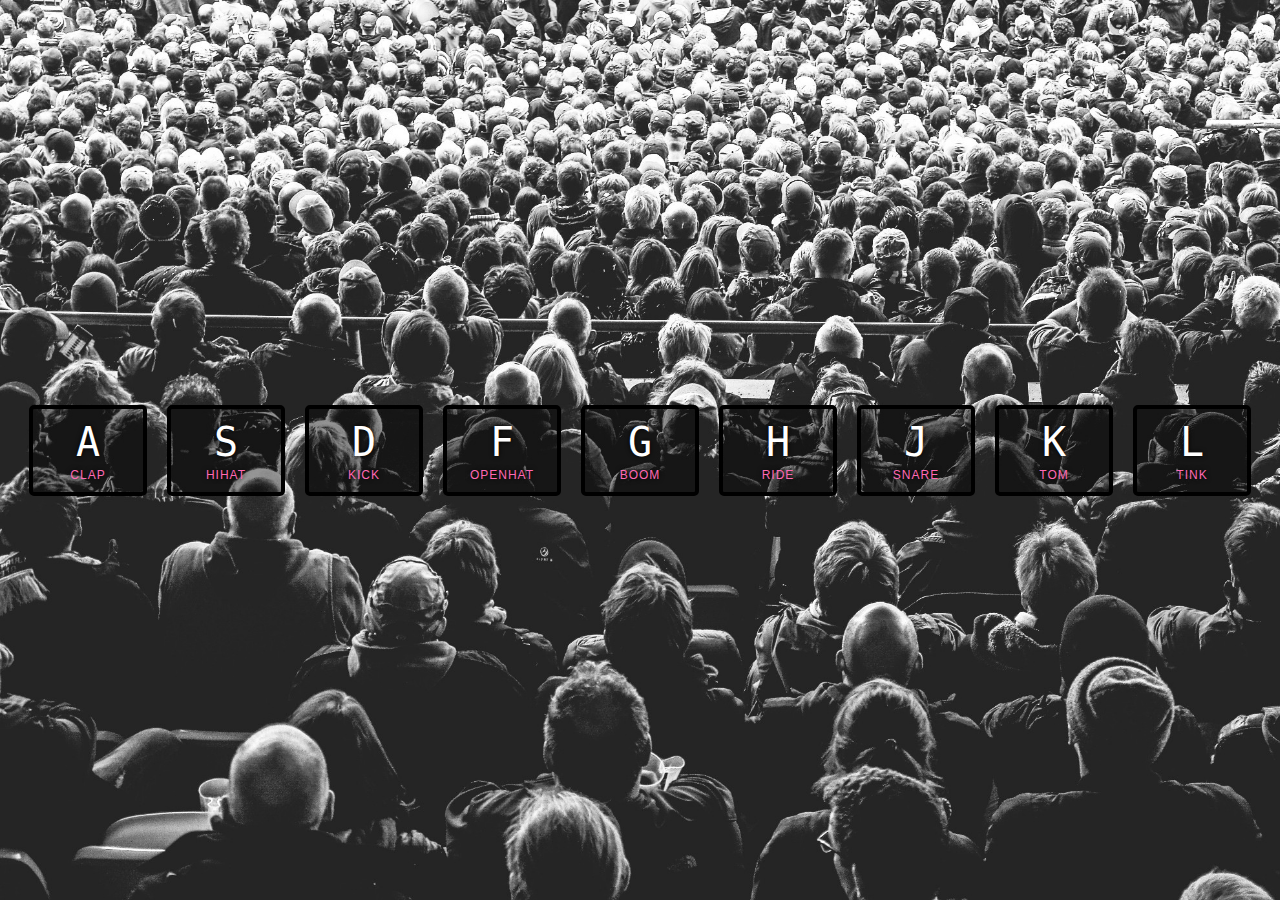
<file: 01 - JavaScript Drum Kit/index.html>
<!DOCTYPE html>
<html lang="en">
  <head>
    <meta charset="UTF-8" />
    <meta name="viewport" content="width=device-width, initial-scale=1.0" />
    <meta http-equiv="X-UA-Compatible" content="ie=edge" />
    <title>JavaScript Drum Kit</title>
    <link rel="stylesheet" href="style.css" />
  </head>
  <body>
    <div class="keys">
      <div data-key="65" class="key">
        <kbd>A</kbd>
        <span class="sound">clap</span>
      </div>
      <div data-key="83" class="key">
        <kbd>S</kbd>
        <span class="sound">hihat</span>
      </div>
      <div data-key="68" class="key">
        <kbd>D</kbd>
        <span class="sound">kick</span>
      </div>
      <div data-key="70" class="key">
        <kbd>F</kbd>
        <span class="sound">openhat</span>
      </div>
      <div data-key="71" class="key">
        <kbd>G</kbd>
        <span class="sound">boom</span>
      </div>
      <div data-key="72" class="key">
        <kbd>H</kbd>
        <span class="sound">ride</span>
      </div>
      <div data-key="74" class="key">
        <kbd>J</kbd>
        <span class="sound">snare</span>
      </div>
      <div data-key="75" class="key">
        <kbd>K</kbd>
        <span class="sound">tom</span>
      </div>
      <div data-key="76" class="key">
        <kbd>L</kbd>
        <span class="sound">tink</span>
      </div>
    </div>
    <!-- add audio to each of the kdb -->
    <audio data-key="65" src="sounds/clap.wav"></audio>
    <audio data-key="83" src="sounds/hihat.wav"></audio>
    <audio data-key="68" src="sounds/kick.wav"></audio>
    <audio data-key="70" src="sounds/openhat.wav"></audio>
    <audio data-key="71" src="sounds/boom.wav"></audio>
    <audio data-key="72" src="sounds/ride.wav"></audio>
    <audio data-key="74" src="sounds/snare.wav"></audio>
    <audio data-key="75" src="sounds/tom.wav"></audio>
    <audio data-key="76" src="sounds/tink.wav"></audio>
    <!-- add events to the kdb -->
    <script>
      // function to play sound when keydown and adds class 'playing'
      function playSound(e) {
        const audio = document.querySelector(`audio[data-key="${e.keyCode}"]`);
        const key = document.querySelector(`.key[data-key="${e.keyCode}"]`);
        if (!audio) return; // stops the function from running
        audio.currentTime = 0; // indicates the position for the playback
        audio.play();
        key.classList.add("playing");
      }

      // function to remove the class 'playing'
      function removeTransition(e) {
        if (e.propertyName != "transform") return; // skips it
        console.log(this.classList.remove("playing"));
      }

      // selects all keys and removes the class 'playing' from each key
      const keys = document.querySelectorAll(".key");
      keys.forEach(key =>
        key.addEventListener("transitionend", removeTransition)
      );

      // DOM event to play sound when keydown and runs function
      window.addEventListener("keydown", playSound);
    </script>
  </body>
</html>
</file>
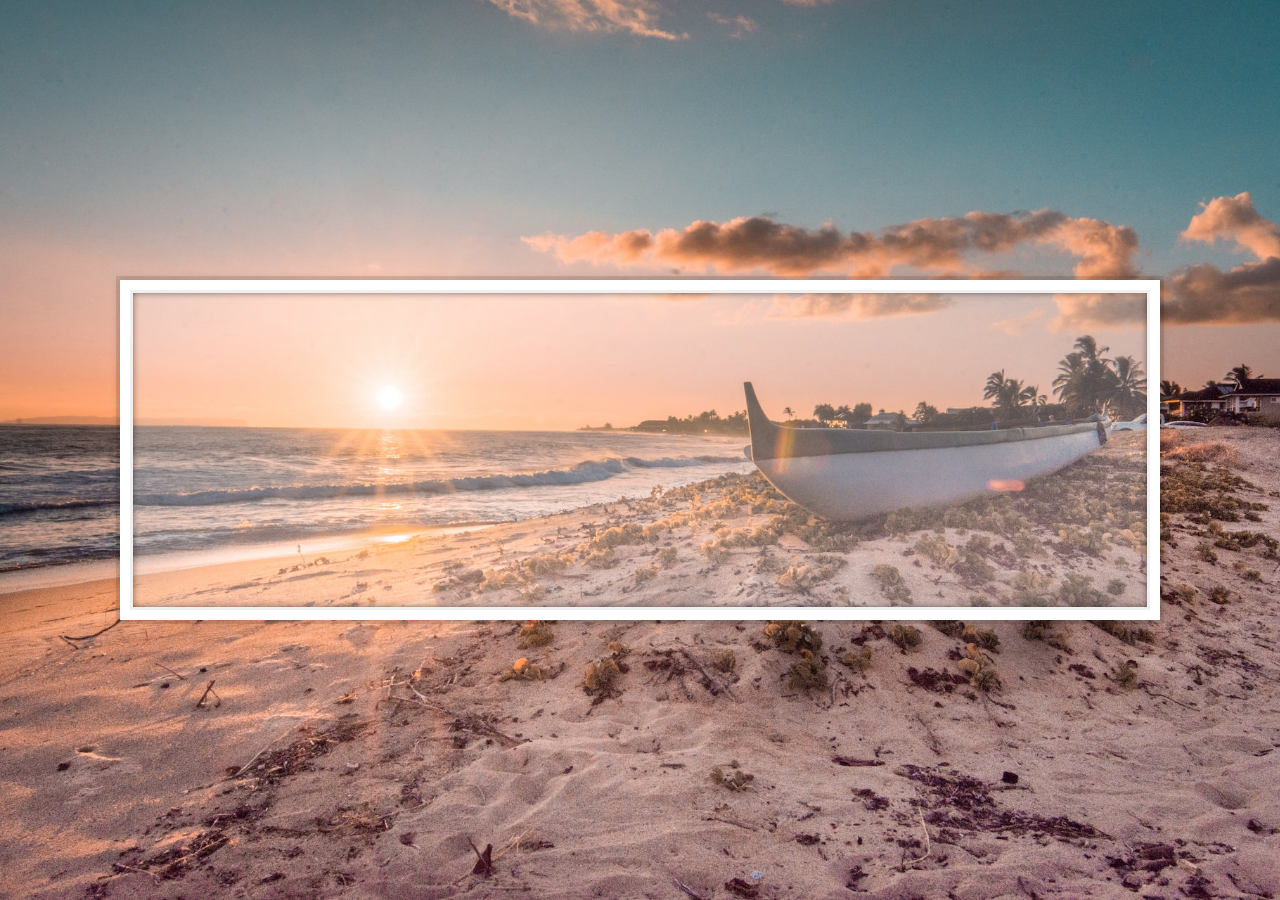
<file: 02 - JS and CSS Clock/index.html>
<!DOCTYPE html>
<html lang="en">
  <head>
    <title>JS + CSS Clock</title>
    <link rel="stylesheet" href="style.css" />
    <link rel="preconnect" href="https://fonts.googleapis.com" />
    <link rel="preconnect" href="https://fonts.gstatic.com" crossorigin />
    <link
      href="https://fonts.googleapis.com/css2?family=Roboto&display=swap"
      rel="stylesheet"
    />
  </head>
  <body>
    <div class="clock">
      <div class="clock-face">
        <div class="hand hour-hand"></div>
        <div class="hand minute-hand"></div>
        <div class="hand second-hand"></div>
      </div>
    </div>
  </body>
  <script>
    const secondHand = document.querySelector(".second-hand");
    const minuteHand = document.querySelector(".minute-hand");
    const hourHand = document.querySelector(".hour-hand");

    function setDate() {
      const now = new Date();
      const seconds = now.getSeconds();
      const minutes = now.getMinutes();
      const hour = now.getHours();

      secondHand.innerHTML = seconds < 10 ? "0" + seconds : seconds;
      minuteHand.innerHTML = minutes < 10 ? `0${minutes}:` : `${minutes}:`;
      hourHand.innerHTML = hour < 10 ? `0${hour}:` : `${hour}:`;
    }

    setInterval(setDate, 1000);
  </script>
</html>
</file>
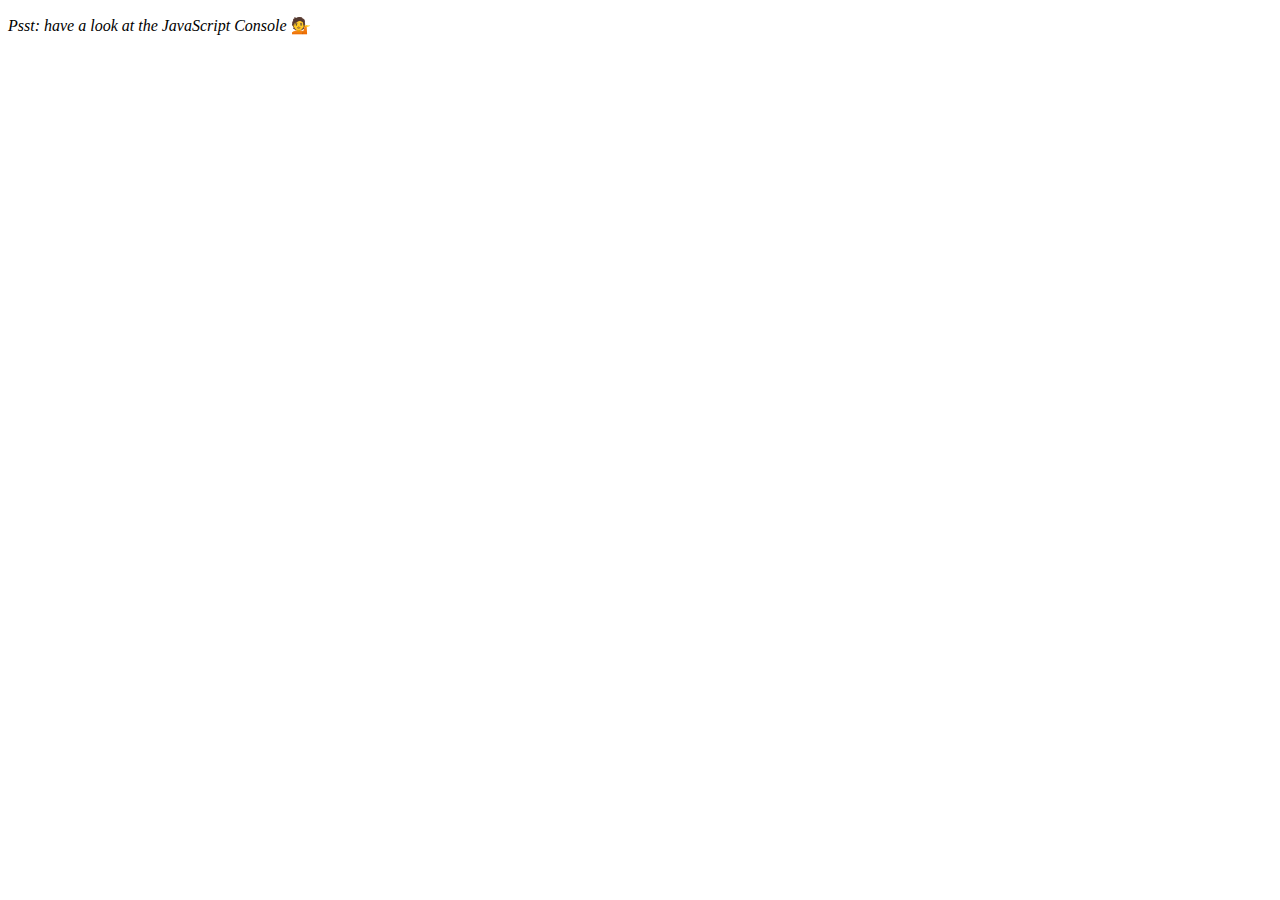
<file: 04 - Array Cardio Day 1/index.html>
<!DOCTYPE html>
<html lang="en">
  <head>
    <meta charset="UTF-8" />
    <title>Array Cardio 💪</title>
  </head>
  <body>
    <p><em>Psst: have a look at the JavaScript Console</em> 💁</p>
    <script>
      // Get your shorts on - this is an array workout!
      // ## Array Cardio Day 1

      // Some data we can work with

      const inventors = [
        { first: "Albert", last: "Einstein", year: 1879, passed: 1955 },
        { first: "Isaac", last: "Newton", year: 1643, passed: 1727 },
        { first: "Galileo", last: "Galilei", year: 1564, passed: 1642 },
        { first: "Marie", last: "Curie", year: 1867, passed: 1934 },
        { first: "Johannes", last: "Kepler", year: 1571, passed: 1630 },
        { first: "Nicolaus", last: "Copernicus", year: 1473, passed: 1543 },
        { first: "Max", last: "Planck", year: 1858, passed: 1947 },
        { first: "Katherine", last: "Blodgett", year: 1898, passed: 1979 },
        { first: "Ada", last: "Lovelace", year: 1815, passed: 1852 },
        { first: "Sarah E.", last: "Goode", year: 1855, passed: 1905 },
        { first: "Lise", last: "Meitner", year: 1878, passed: 1968 },
        { first: "Hanna", last: "Hammarström", year: 1829, passed: 1909 }
      ];

      const people = [
        "Bernhard, Sandra",
        "Bethea, Erin",
        "Becker, Carl",
        "Bentsen, Lloyd",
        "Beckett, Samuel",
        "Blake, William",
        "Berger, Ric",
        "Beddoes, Mick",
        "Beethoven, Ludwig",
        "Belloc, Hilaire",
        "Begin, Menachem",
        "Bellow, Saul",
        "Benchley, Robert",
        "Blair, Robert",
        "Benenson, Peter",
        "Benjamin, Walter",
        "Berlin, Irving",
        "Benn, Tony",
        "Benson, Leana",
        "Bent, Silas",
        "Berle, Milton",
        "Berry, Halle",
        "Biko, Steve",
        "Beck, Glenn",
        "Bergman, Ingmar",
        "Black, Elk",
        "Berio, Luciano",
        "Berne, Eric",
        "Berra, Yogi",
        "Berry, Wendell",
        "Bevan, Aneurin",
        "Ben-Gurion, David",
        "Bevel, Ken",
        "Biden, Joseph",
        "Bennington, Chester",
        "Bierce, Ambrose",
        "Billings, Josh",
        "Birrell, Augustine",
        "Blair, Tony",
        "Beecher, Henry",
        "Biondo, Frank"
      ];

      // Array.prototype.filter()
      // 1. Filter the list of inventors for those who were born in the 1500's
      const fifteen = inventors.filter(
        inventor => inventor.year < 1600 && inventor.year > 1500
      );
      console.table(fifteen);

      // Array.prototype.map()
      // 2. Give us an array of the inventors first and last names
      const fullNames = inventors.map(
        inventor => `${inventor.first} ${inventor.last}`
      );
      console.table(fullNames);

      // Array.prototype.sort()
      // 3. Sort the inventors by birthdate, oldest to youngest
      const ordered = inventors.sort((a, b) => a.year - b.year);
      console.table(ordered);

      // Array.prototype.reduce()
      // 4. How many years did all the inventors live all together?
      const totalYears = inventors.reduce((total, inventor) => {
        return (total += inventor.passed - inventor.year);
      }, 0);
      console.log(totalYears);

      // 5. Sort the inventors by years lived
      const oldest = inventors.sort((a, b) => {
        let lastGuy = a.passed - a.year;
        let nextGuy = b.passed - b.year;
        return lastGuy > nextGuy ? -1 : 1;
      });
      console.table(oldest);

      // 6. create a list of Boulevards in Paris that contain 'de' anywhere in the name
      // https://en.wikipedia.org/wiki/Category:Boulevards_in_Paris
      // const category = document.querySelector(".mw-category");
      // const links = [...category.querySelectorAll("li")];
      // const de = links.map(e => e.textContent).filter(e => e.includes("de"));

      // 7. sort Exercise
      // Sort the people alphabetically by last name
      const alpha = people.sort();
      console.table(alpha);

      // 8. Reduce Exercise
      // Sum up the instances of each of these
      const data = [
        "car",
        "car",
        "truck",
        "truck",
        "bike",
        "walk",
        "car",
        "van",
        "bike",
        "walk",
        "car",
        "van",
        "car",
        "truck"
      ];
      const uniques = [...new Set(data)];
      const transportation = data.reduce((obj, item) => {
        if (!obj[item]) {
          obj[item] = 0;
        }
        obj[item]++;
        return obj;
      }, {});
      console.log(transportation);
    </script>
  </body>
</html>
</file>
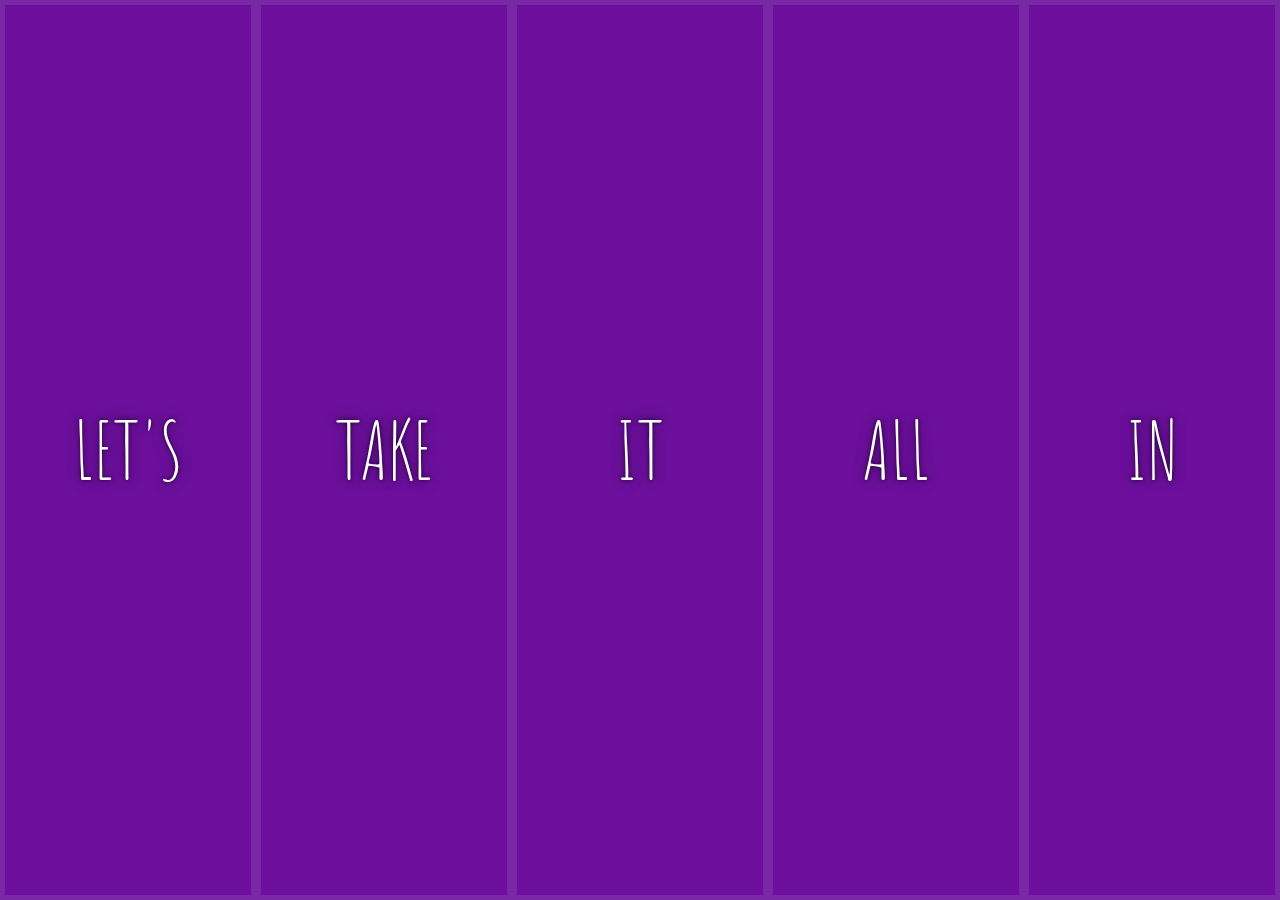
<file: 05 - Flex Panel Gallery/index.html>
<!DOCTYPE html>
<html lang="en">
  <head>
    <meta charset="UTF-8" />
    <title>Flex Panels</title>
    <link rel="stylesheet" href="style.css" />
    <link
      href="https://fonts.googleapis.com/css?family=Amatic+SC"
      rel="stylesheet"
      type="text/css"
    />
  </head>
  <body>
    <div class="panels">
      <div class="panel panel1">
        <p>Hey</p>
        <p>Let's</p>
        <p>Dance</p>
      </div>
      <div class="panel panel2">
        <p>Give</p>
        <p>Take</p>
        <p>Receive</p>
      </div>
      <div class="panel panel3">
        <p>Experience</p>
        <p>It</p>
        <p>Today</p>
      </div>
      <div class="panel panel4">
        <p>Give</p>
        <p>All</p>
        <p>You can</p>
      </div>
      <div class="panel panel5">
        <p>Life</p>
        <p>In</p>
        <p>Motion</p>
      </div>
    </div>
    <script>
      const panels = document.querySelectorAll(".panel");
      function toggleOpen() {
        this.classList.toggle("open");
      }

      function toggleActive(e) {
        e.propertyName.includes("flex")
          ? this.classList.toggle("open-active")
          : "";
      }

      panels.forEach(panel => panel.addEventListener("click", toggleOpen));
      panels.forEach(panel =>
        panel.addEventListener("transitionend", toggleActive)
      );
    </script>
  </body>
</html>
</file>
<file: 01 - JavaScript Drum Kit/style.css>
html {
  background: url("background.jpg");
  background-size: cover;
  font-size: 10px;
}

body {
  font-family: sans-serif;
  margin: 0;
  padding: 0;
}

.keys {
  align-items: center;
  display: flex;
  flex: 1;
  justify-content: center;
  min-height: 100vh;
}

.key {
  background-color: rgba(0, 0, 0, 0.4);
  border: black 0.4rem solid;
  border-radius: 0.5rem;
  font-size: 1.5rem;
  margin: 1rem;
  padding: 1rem 0.5rem;
  text-align: center;
  text-shadow: 0 0 0.5rem black;
  transition: all 0.07s;
  width: 10rem;
}

.playing {
  transform: scale(1.1);
  border-color: hotpink;
  box-shadow: 0 0 10px hotpink;
}

kbd {
  display: block;
  color: white;
  font-size: 4rem;
}

.sound {
  color: hotpink;
  font-size: 1.2rem;
  letter-spacing: 0.1rem;
  text-transform: uppercase;
}
</file>
<file: 02 - JS and CSS Clock/style.css>
html {
  background-image: url(./image/beach-image.jpg);
  background-repeat: no-repeat;
  background-size: cover;
  font-family: "Roboto", sans-serif;
  font-size: 10px;
}

body {
  align-items: center;
  display: flex;
  flex: 1;
  font-size: 2rem;
  margin: 0;
  min-height: 100vh;
  padding: 0;
}

.clock {
  align-items: center;
  background: rgba(255, 255, 255, 0.3);
  border: 10px solid white;
  box-shadow: 0 0 0 4px rgba(0, 0, 0, 0.1), inset 0 0 0 3px #efefef,
    inset 0 0 10px black, 0 0 10px rgba(0, 0, 0, 0.2);
  display: flex;
  height: 30rem;
  justify-content: center;
  margin: 50px auto;
  padding: 1rem;
  position: relative;
  width: 100rem;
}

.clock-face {
  display: grid;
  grid-template-columns: 1fr 1fr 1fr;
}

.hand {
  font-size: 20rem;
}
</file>
<file: 05 - Flex Panel Gallery/style.css>
html {
  background: #ffc600;
  box-sizing: border-box;
  font-family: "helvetica neue";
  font-size: 20px;
  font-weight: 200;
}

body {
  margin: 0;
}

*,
*:before,
*:after {
  box-sizing: inherit;
}

.panels {
  display: flex;
  min-height: 100vh;
  overflow: hidden;
}

.panel {
  /* aligning */
  align-items: center;
  background-size: cover !important;
  background-position: center !important;
  display: flex;
  flex: 1;
  flex-direction: column;
  justify-content: center;
  text-align: center;
  /* dom */
  transition: font-size 0.7s cubic-bezier(0.61, -0.19, 0.7, -0.11),
    flex 0.7s cubic-bezier(0.61, -0.19, 0.7, -0.11), background 0.2s;
  /* style */
  background: #6b0f9c;
  box-shadow: inset 0 0 0 5px rgba(255, 255, 255, 0.1);
  color: white;
  font-size: 20px;
}

/* images */
.panel1 {
  background-image: url(https://source.unsplash.com/gYl-UtwNg_I/1500x1500);
}
.panel2 {
  background-image: url(https://source.unsplash.com/rFKUFzjPYiQ/1500x1500);
}
.panel3 {
  background-image: url(https://images.unsplash.com/photo-1465188162913-8fb5709d6d57?ixlib=rb-0.3.5&q=80&fm=jpg&crop=faces&cs=tinysrgb&w=1500&h=1500&fit=crop&s=967e8a713a4e395260793fc8c802901d);
}
.panel4 {
  background-image: url(https://source.unsplash.com/ITjiVXcwVng/1500x1500);
}
.panel5 {
  background-image: url(https://source.unsplash.com/3MNzGlQM7qs/1500x1500);
}

/* Flex Children */
.panel > * {
  /* aligning */
  align-items: center;
  display: flex;
  flex: 1 0 auto;
  justify-content: center;
  text-align: center;
  /* dom */
  transition: transform 0.5s;
  /* style */
  margin: 0;
  width: 100%;
}

.panel > *:first-child {
  transform: translateY(-100%);
}

.panel.open-active > *:first-child {
  transform: translateY(0);
}

.panel > *:last-child {
  transform: translateY(100%);
}

.panel.open-active > *:last-child {
  transform: translateY(0);
}

.panel p {
  font-family: "Amatic SC", cursive;
  font-size: 2em;
  text-shadow: 0 0 4px rgba(0, 0, 0, 0.72), 0 0 14px rgba(0, 0, 0, 0.45);
  text-transform: uppercase;
}

.panel p:nth-child(2) {
  font-size: 4em;
}

.panel.open {
  flex: 5;
  font-size: 40px;
}
</file>
